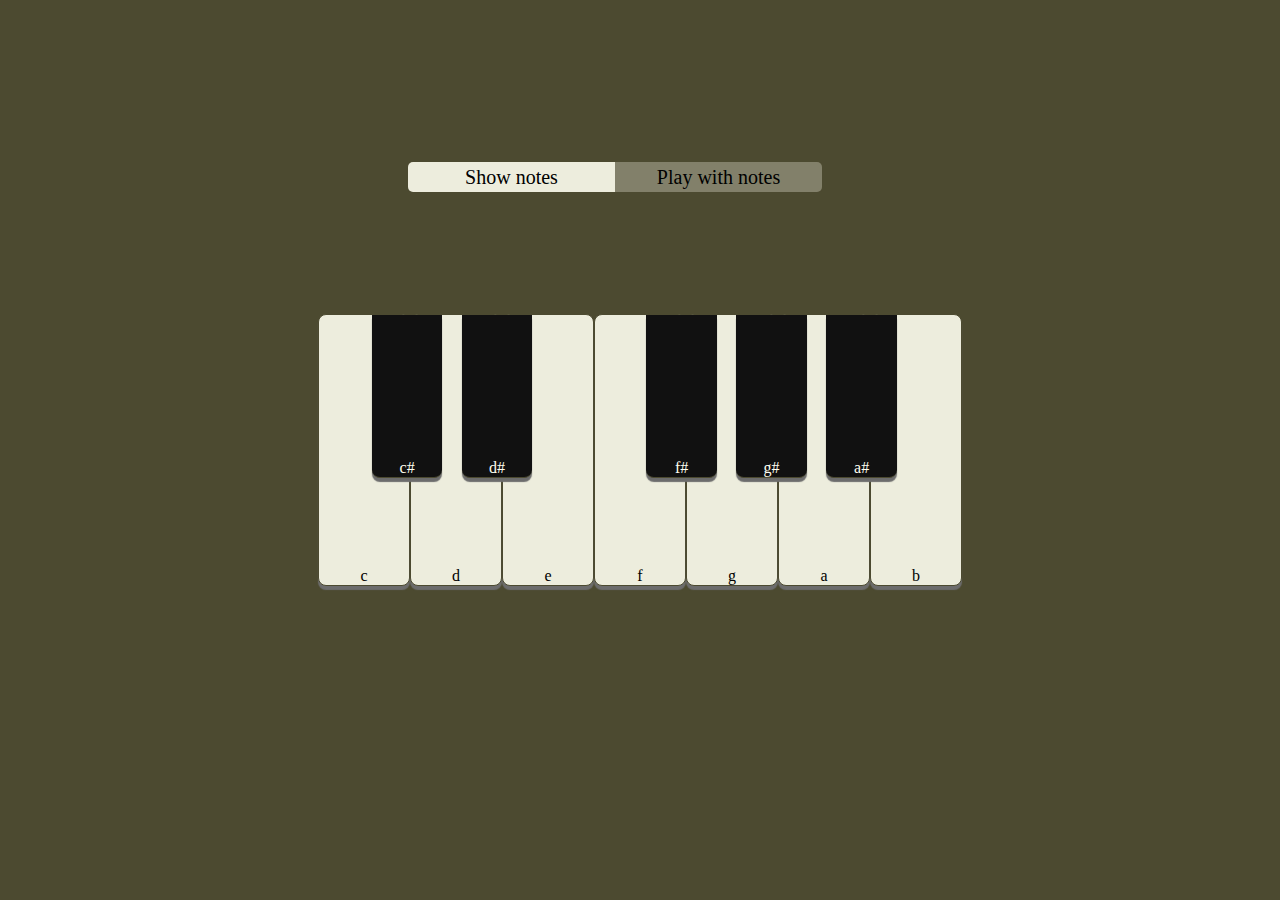
<file: Index.html>
<!DOCTYPE html>
<html lang="en">
  <head>
    <meta charset="UTF-8" />
    <meta name="viewport" content="width=device-width, initial-scale=1.0" />
    <link rel="icon" href="music-1.png" />
    <title>Virtual Piano</title>
    <link rel="stylesheet" href="Style.css" />
  </head>
  <body>
    <div id="layout">
      <div id="textChanger">
        <p id="s1">Show notes</p>
        <p id="s2">Play with notes</p>
      </div>
      <div id="white-key">
        <div class="box white" id="C" src="notes/C.mp3">c</div>
        <div class="box white" id="D" src="notes/D.mp3">d</div>
        <div class="box white" id="E" src="notes/E.mp3">e</div>
        <div class="box white" id="F" src="notes/F.mp3">f</div>
        <div class="box white" id="G" src="notes/G.mp3">g</div>
        <div class="box white" id="A" src="notes/A.mp3">a</div>
        <div class="box white" id="B" src="notes/B.mp3">b</div>
      </div>
      <div id="black-key">
        <div id="black1">
          <div class="box black" id="Db" src="notes/Db.mp3">c#</div>
          <div class="box black" id="Eb" src="notes/Eb.mp3">d#</div>
        </div>
        <div id="black2">
          <div class="box black" id="Gb" src="notes/Gb.mp3">f#</div>
          <div class="box black" id="Ab" src="notes/Ab.mp3">g#</div>
          <div class="box black" id="Bb" src="notes/Bb.mp3">a#</div>
        </div>
      </div>
    </div>
  </body>
  <script src="Script.js"></script>
</html>
</file>
<file: Style.css>
* {
    margin: 0px;
    padding: 0px;
}

body {
    display: flex;
    align-items: center;
    justify-content: center;
    height: 100vh;
    background-color: #4C4A30;
}

#textChanger{
    width: 46vh;
    position: absolute;
    top: 18vh;
    display: flex;
    align-items: center;
    background-color: #EDEDDD;
    z-index: 2;
    cursor: pointer;
    border-radius: 5px;
    margin-left: 10vh;
    font-size: 20px;
}

p{
    display: flex;
    align-items: center;
    justify-content: center;
    height: 30px;
    width: 23vh;
}

#s1{
}

#s2{
    background-color: #4c4a30aa;
}

.box {
    cursor: pointer;
    width: 10vh;
    display: flex;
    flex-direction: column;
    align-items: center;
    justify-content: end;
    box-shadow: 0px 4px 1px #6c6c6c;
}

#white-key {
    display: flex;
    align-items: center;
    justify-content: center;
    position: relative;
    z-index: 0;
}

#black-key {
    display: flex;
    position: absolute;
    top: 35vh;
    z-index: 1;
}

#black1, #black2 {
    display: flex;
}

#black1 {
    width: 20vh;
    margin-left: 4.9vh;
    margin-right: 10.5vh;
}

#black2 {
    width: 30vh;
}

.white {
    background-color: #EDEDDD;
    height: 30vh;
    border: 1px solid #4C4A30;
    border-radius: 8px;
}

.black {
    background-color: #111111;
    margin-inline: 1.1vh;
    width: 8vh;
    height: 18vh;
    color: #FFFFF0;
    border-bottom: 1px solid #4C4A30;
    border-bottom-left-radius: 8px;
    border-bottom-right-radius: 8px;
}
</file>
